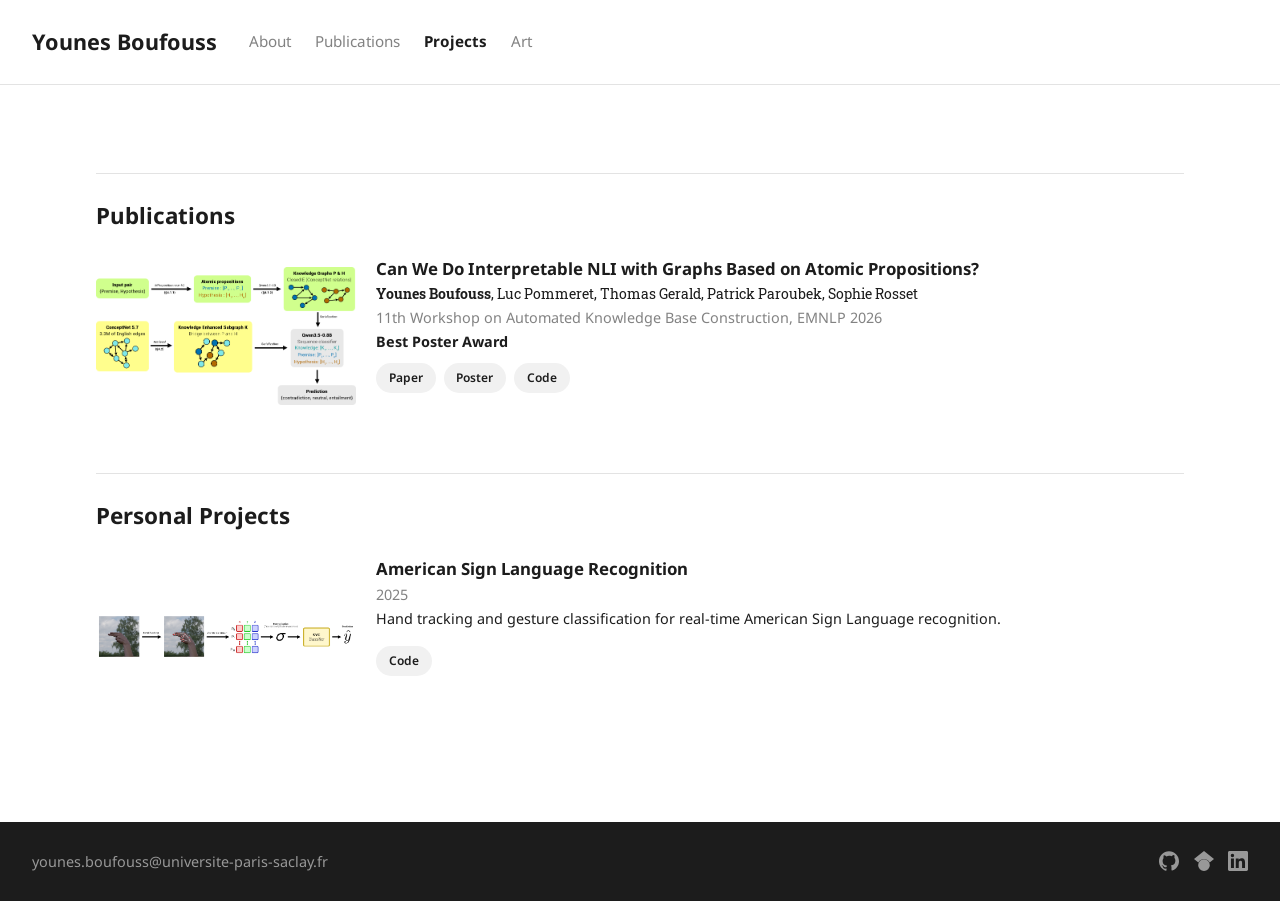
<file: index.html>
<!DOCTYPE html>
<html lang="en">
<head>
<meta charset="utf-8">
<meta name="viewport" content="width=device-width, initial-scale=1">
<title>Younes Boufouss</title>
<link rel="preconnect" href="https://fonts.gstatic.com" crossorigin>
<link rel="stylesheet" href="https://fonts.googleapis.com/css?family=Google+Sans|Noto+Sans|Roboto+Slab:400,700">
<link rel="stylesheet" href="style.css">
</head>
<body>

<header class="site-bar">
  <span class="site-name">Younes Boufouss</span>

  <nav>
    <a href="#about" data-spy="about">About</a>
    <a href="#publications" data-spy="publications">Publications</a>
    <a href="#projects" data-spy="projects">Projects</a>
    <span class="has-sub">
      <a href="art/3d/">Art</a>
      <span class="sub">
        <a href="art/3d/">3D</a>
        <a href="art/posters/">Posters</a>
      </span>
    </span>
  </nav>
</header>

<div class="page">

  <main>

    <section id="about">
      <!--
      <p>
        About P1
      </p>

      <p>
        About P2
      </p>

      <p>
        <a href="data/CV-Younes-Boufouss.pdf" target="_blank" rel="noopener">Full CV</a>
      </p>
    -->
    </section>

    <section id="publications">
      <h2 class="section-title">Publications</h2>

      <div class="entry">
        <img class="entry-teaser" src="img/figures/akbc-emnlp.png" alt="">
        <div class="entry-body">
          <span class="title">Can We Do Interpretable NLI with Graphs Based on Atomic Propositions?</span>
          <span class="authors"><strong>Younes Boufouss</strong>, <a href="https://lucpommeret.com/" target="_blank" rel="noopener">Luc Pommeret</a>, <a href="https://scholar.google.com/citations?user=5j3t6WYAAAAJ" target="_blank" rel="noopener">Thomas Gerald</a>, <a href="https://perso.lisn.upsaclay.fr/pap/" target="_blank" rel="noopener">Patrick Paroubek</a>, <a href="https://www.lisn.upsaclay.fr/membres/rosset-sophie/" target="_blank" rel="noopener">Sophie Rosset</a></span>
          <span class="venue">11th Workshop on Automated Knowledge Base Construction, EMNLP 2026 <br><strong class="award">Best Poster Award</strong></span>
          <span class="links">
            <a href="https://aclanthology.org/2026.akbc-1.17/" target="_blank" rel="noopener">Paper</a>
            <a href="data/poster_akbc_emnlp.pdf" target="_blank" rel="noopener">Poster</a>
            <a href="https://github.com/l-pommeret/graph-nli" target="_blank" rel="noopener">Code</a>
          </span>
        </div>
      </div>

      <!--
      <div class="entry">
        <div class="entry-teaser"></div>
        <div class="entry-body">
          <span class="title">Natural Language Inference using Enhanced Knowledge Graphs for Multi-Hop Reasoning</span>
          <span class="authors"><strong>Younes Boufouss</strong>, <a href="https://lucpommeret.com/" target="_blank" rel="noopener">Luc Pommeret</a></span>
          <span class="venue"> JDSE 2026</span>
          <span class="links">
            <a href="#">Paper</a>
            <a href="#">Poster</a>
          </span>
        </div>
      </div>
    -->
    </section>

    <section id="projects">
      <h2 class="section-title">Personal Projects</h2>

      <div class="entry">
        <img class="entry-teaser" src="img/figures/asl-ml.png" alt="">
        <div class="entry-body">
          <span class="title">American Sign Language Recognition</span>
          <span class="meta">2025</span>
          <p class="small">
            Hand tracking and gesture classification for real-time American Sign Language recognition.
          </p>
          <span class="links">
            <a href="https://github.com/Younes2E/asl-machine-learning" target="_blank" rel="noopener">Code</a>
          </span>
        </div>
      </div>

      <!--
      <div class="entry">
        <div class="entry-teaser"></div>
        <div class="entry-body">
          <span class="title">Project name</span>
          <span class="meta">2026</span>
          <p class="small">Short description.</p>
          <span class="links">
            <a href="#">code</a>
          </span>
        </div>
      </div>

      <div class="entry">
        <div class="entry-teaser"></div>
        <div class="entry-body">
          <span class="title">Project name</span>
          <span class="meta">2025</span>
          <p class="small">Short description.</p>
          <span class="links">
            <a href="#">code</a>
            <a href="#">demo</a>
          </span>
        </div>
      </div>

      <div class="entry">
        <div class="entry-teaser"></div>
        <div class="entry-body">
          <span class="title">Project name</span>
          <span class="meta">2025</span>
          <p class="small">Short description.</p>
          <span class="links">
            <a href="#">code</a>
          </span>
        </div>
      </div>

      -->

    </section>

  </main>

</div>

<footer class="site-footer">
  <a class="footer-mail" href="mailto:younes.boufouss@universite-paris-saclay.fr">younes.boufouss@universite-paris-saclay.fr</a>
  <div class="social">
    <a class="gh" href="https://github.com/Younes2E" target="_blank" rel="noopener" aria-label="GitHub" title="GitHub">
      <svg viewBox="0 0 24 24" aria-hidden="true"><path d="M12 .297c-6.63 0-12 5.373-12 12 0 5.303 3.438 9.8 8.205 11.385.6.113.82-.258.82-.577 0-.285-.01-1.04-.015-2.04-3.338.724-4.042-1.61-4.042-1.61C4.422 18.07 3.633 17.7 3.633 17.7c-1.087-.744.084-.729.084-.729 1.205.084 1.838 1.236 1.838 1.236 1.07 1.835 2.809 1.305 3.495.998.108-.776.417-1.305.76-1.605-2.665-.305-5.467-1.334-5.467-5.931 0-1.311.469-2.381 1.236-3.221-.124-.303-.535-1.524.117-3.176 0 0 1.008-.322 3.301 1.23A11.509 11.509 0 0112 5.803c1.02.005 2.047.138 3.006.404 2.291-1.552 3.297-1.23 3.297-1.23.653 1.653.242 2.874.118 3.176.77.84 1.235 1.911 1.235 3.221 0 4.609-2.807 5.624-5.479 5.921.43.372.823 1.102.823 2.222 0 1.606-.014 2.898-.014 3.293 0 .322.216.694.825.576C20.565 22.092 24 17.592 24 12.297c0-6.627-5.373-12-12-12"/></svg>
    </a>
    <a class="sc" href="https://scholar.google.com/citations?user=4t0ER_cAAAAJ" target="_blank" rel="noopener" aria-label="Google Scholar" title="Google Scholar">
      <svg viewBox="0 0 24 24" aria-hidden="true"><path d="M5.242 13.769L0 9.5 12 0l12 9.5-5.242 4.269C17.548 11.249 14.978 9.5 12 9.5c-2.977 0-5.548 1.748-6.758 4.269zM12 10a7 7 0 1 0 0 14 7 7 0 0 0 0-14z"/></svg>
    </a>
    <a class="li" href="https://www.linkedin.com/in/younes-boufouss" target="_blank" rel="noopener" aria-label="LinkedIn" title="LinkedIn">
      <svg viewBox="0 0 24 24" aria-hidden="true"><path d="M20.447 20.452h-3.554v-5.569c0-1.328-.027-3.037-1.852-3.037-1.853 0-2.136 1.445-2.136 2.939v5.667H9.351V9h3.414v1.561h.046c.477-.9 1.637-1.85 3.37-1.85 3.601 0 4.267 2.37 4.267 5.455v6.286zM5.337 7.433a2.062 2.062 0 01-2.063-2.065 2.064 2.064 0 112.063 2.065zm1.782 13.019H3.555V9h3.564v11.452zM22.225 0H1.771C.792 0 0 .774 0 1.729v20.542C0 23.227.792 24 1.771 24h20.451C23.2 24 24 23.227 24 22.271V1.729C24 .774 23.2 0 22.225 0z"/></svg>
    </a>
  </div>
</footer>

<script src="site.js"></script>
</body>
</html>
</file>
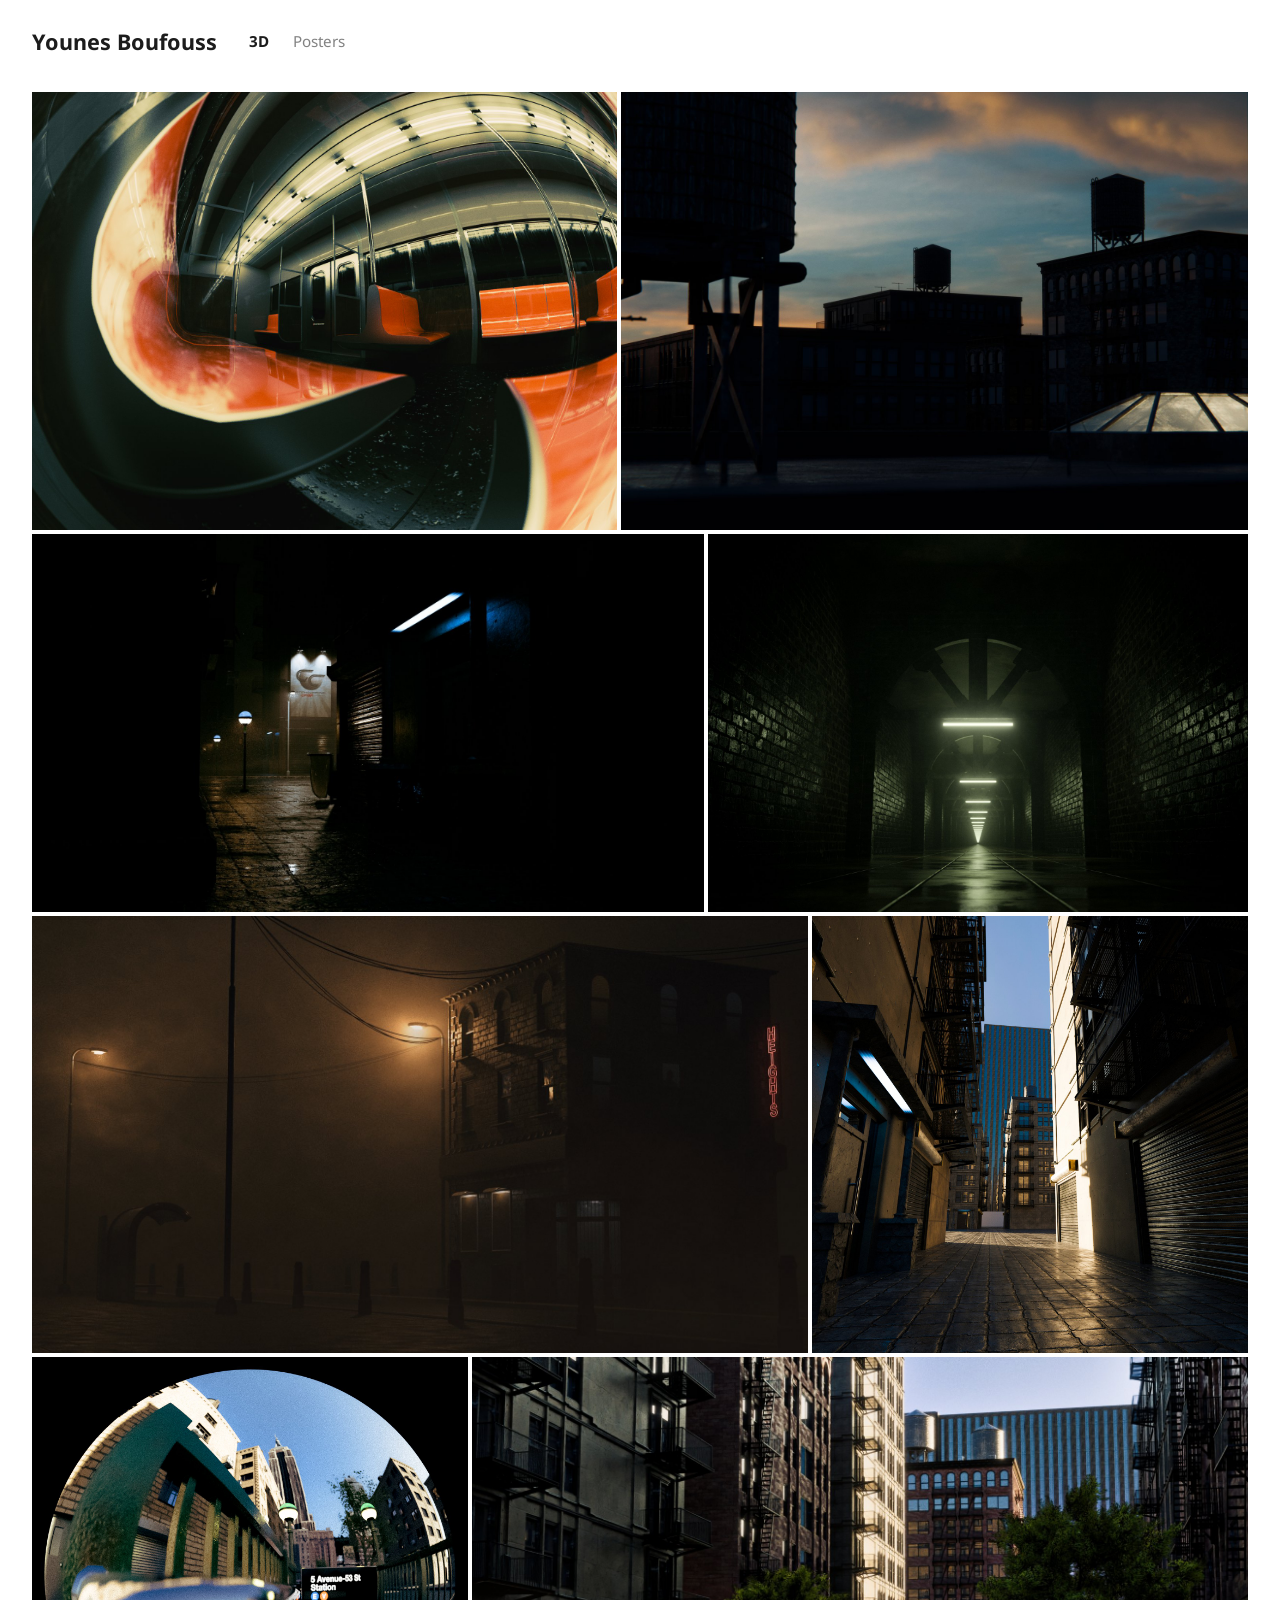
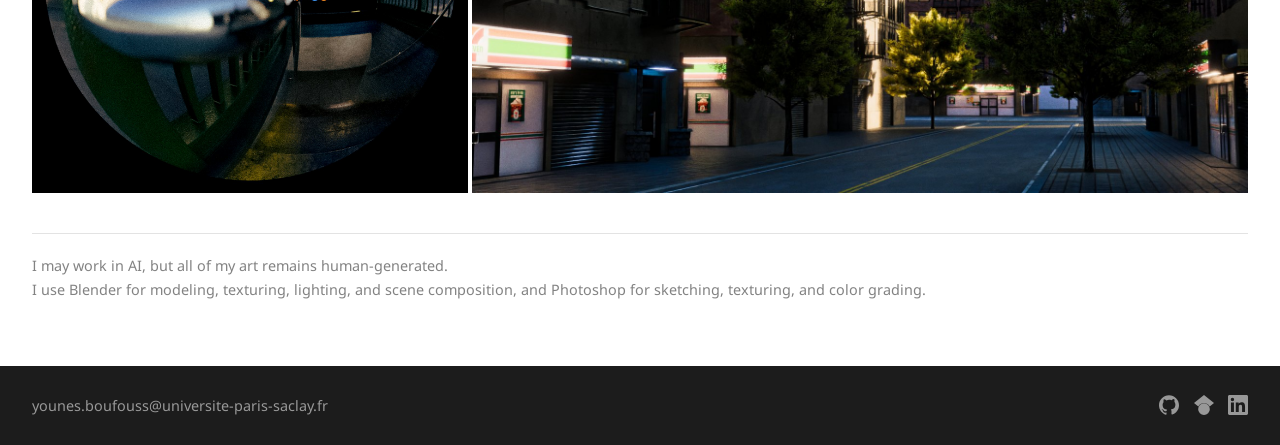
<file: art/3d/index.html>
<!DOCTYPE html>
<html lang="en">
<head>
<meta charset="utf-8">
<meta name="viewport" content="width=device-width, initial-scale=1">
<title>3D · Younes Boufouss</title>
<link rel="preconnect" href="https://fonts.gstatic.com" crossorigin>
<link rel="stylesheet" href="https://fonts.googleapis.com/css?family=Google+Sans|Noto+Sans|Roboto+Slab:400,700">
<link rel="stylesheet" href="../../style.css">
</head>
<body>

<header class="gallery-header">
  <a class="site-name" href="../../">Younes Boufouss</a>
  <nav>
    <a href="../3d/" class="active">3D</a>
    <a href="../posters/">Posters</a>
  </nav>
</header>

<main class="gallery-page">

  <div class="gallery">
    <a class="tile" href="../../img/3d/2.png"><img src="../../img/3d/preview/2.jpg" alt="" width="2048" height="1536" loading="lazy"></a>
    <a class="tile" href="../../img/3d/1.jpg"><img src="../../img/3d/preview/1.jpg" alt="" width="4096" height="2867" loading="lazy"></a>
    <br>
    <a class="tile" href="../../img/3d/3.png"><img src="../../img/3d/preview/3.jpg" alt="" width="1920" height="1080" loading="lazy"></a>
    <a class="tile" href="../../img/3d/5.png"><img src="../../img/3d/preview/5.jpg" alt="" width="4096" height="2867" loading="lazy"></a>
    <br>
    <a class="tile" href="../../img/3d/4.png"><img src="../../img/3d/preview/4.jpg" alt="" width="1920" height="1080" loading="lazy"></a>
    <a class="tile" href="../../img/3d/6.jpg"><img src="../../img/3d/preview/6.jpg" alt="" width="2048" height="2048" loading="lazy"></a>
    <br>
    <a class="tile" href="../../img/3d/8.png"><img src="../../img/3d/preview/8.jpg" alt="" width="2048" height="2048" loading="lazy"></a>
    <a class="tile" href="../../img/3d/7.png"><img src="../../img/3d/preview/7.jpg" alt="" width="1920" height="1080" loading="lazy"></a>
  </div>

  <div class="gallery-note">
    <p>
      I may work in AI, but all of my art remains human-generated.
      <br>
      I use Blender for modeling, texturing, lighting, and scene composition, and Photoshop for sketching, texturing, and color grading.
    </p>
  </div>

</main>

<footer class="site-footer">
  <a class="footer-mail" href="mailto:younes.boufouss@universite-paris-saclay.fr">younes.boufouss@universite-paris-saclay.fr</a>
  <div class="social">
    <a class="gh" href="https://github.com/Younes2E" target="_blank" rel="noopener" aria-label="GitHub" title="GitHub">
      <svg viewBox="0 0 24 24" aria-hidden="true"><path d="M12 .297c-6.63 0-12 5.373-12 12 0 5.303 3.438 9.8 8.205 11.385.6.113.82-.258.82-.577 0-.285-.01-1.04-.015-2.04-3.338.724-4.042-1.61-4.042-1.61C4.422 18.07 3.633 17.7 3.633 17.7c-1.087-.744.084-.729.084-.729 1.205.084 1.838 1.236 1.838 1.236 1.07 1.835 2.809 1.305 3.495.998.108-.776.417-1.305.76-1.605-2.665-.305-5.467-1.334-5.467-5.931 0-1.311.469-2.381 1.236-3.221-.124-.303-.535-1.524.117-3.176 0 0 1.008-.322 3.301 1.23A11.509 11.509 0 0112 5.803c1.02.005 2.047.138 3.006.404 2.291-1.552 3.297-1.23 3.297-1.23.653 1.653.242 2.874.118 3.176.77.84 1.235 1.911 1.235 3.221 0 4.609-2.807 5.624-5.479 5.921.43.372.823 1.102.823 2.222 0 1.606-.014 2.898-.014 3.293 0 .322.216.694.825.576C20.565 22.092 24 17.592 24 12.297c0-6.627-5.373-12-12-12"/></svg>
    </a>
    <a class="sc" href="https://scholar.google.com/citations?user=4t0ER_cAAAAJ" target="_blank" rel="noopener" aria-label="Google Scholar" title="Google Scholar">
      <svg viewBox="0 0 24 24" aria-hidden="true"><path d="M5.242 13.769L0 9.5 12 0l12 9.5-5.242 4.269C17.548 11.249 14.978 9.5 12 9.5c-2.977 0-5.548 1.748-6.758 4.269zM12 10a7 7 0 1 0 0 14 7 7 0 0 0 0-14z"/></svg>
    </a>
    <a class="li" href="https://www.linkedin.com/in/younes-boufouss" target="_blank" rel="noopener" aria-label="LinkedIn" title="LinkedIn">
      <svg viewBox="0 0 24 24" aria-hidden="true"><path d="M20.447 20.452h-3.554v-5.569c0-1.328-.027-3.037-1.852-3.037-1.853 0-2.136 1.445-2.136 2.939v5.667H9.351V9h3.414v1.561h.046c.477-.9 1.637-1.85 3.37-1.85 3.601 0 4.267 2.37 4.267 5.455v6.286zM5.337 7.433a2.062 2.062 0 01-2.063-2.065 2.064 2.064 0 112.063 2.065zm1.782 13.019H3.555V9h3.564v11.452zM22.225 0H1.771C.792 0 0 .774 0 1.729v20.542C0 23.227.792 24 1.771 24h20.451C23.2 24 24 23.227 24 22.271V1.729C24 .774 23.2 0 22.225 0z"/></svg>
    </a>
  </div>
</footer>

<script src="../../site.js"></script>
</body>
</html>
</file>
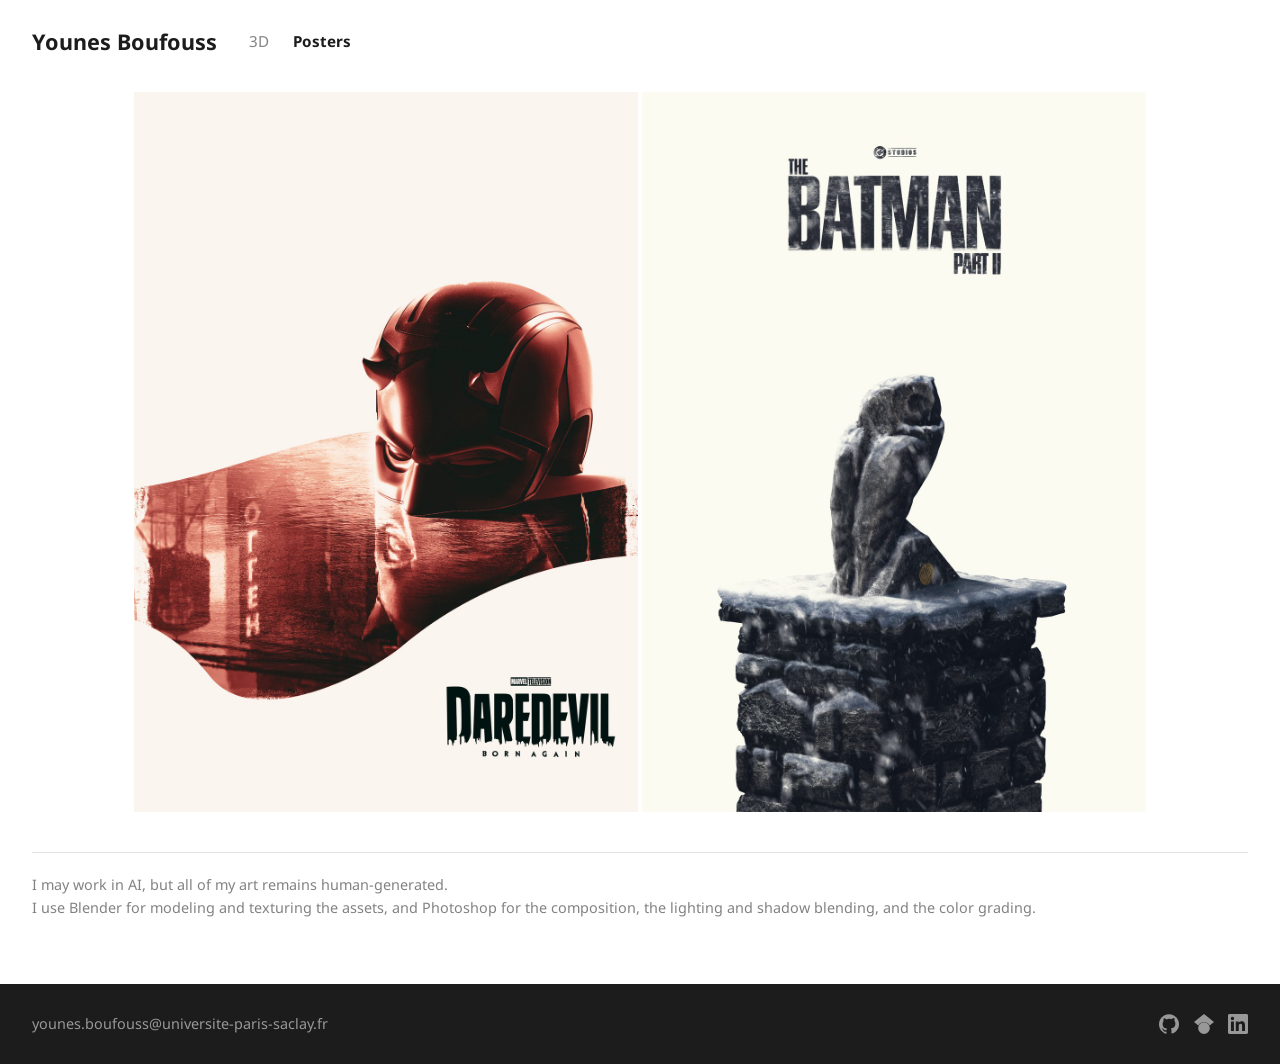
<file: art/posters/index.html>
<!DOCTYPE html>
<html lang="en">
<head>
<meta charset="utf-8">
<meta name="viewport" content="width=device-width, initial-scale=1">
<title>Posters · Younes Boufouss</title>
<link rel="preconnect" href="https://fonts.gstatic.com" crossorigin>
<link rel="stylesheet" href="https://fonts.googleapis.com/css?family=Google+Sans|Noto+Sans|Roboto+Slab:400,700">
<link rel="stylesheet" href="../../style.css">
</head>
<body>

<header class="gallery-header">
  <a class="site-name" href="../../">Younes Boufouss</a>
  <nav>
    <a href="../3d/">3D</a>
    <a href="../posters/" class="active">Posters</a>
  </nav>
</header>

<main class="gallery-page">

  <div class="gallery gallery--tall">
    <a class="tile" href="../../img/posters/1.png"><img src="../../img/posters/preview/1.jpg" alt="" width="1750" height="2500" loading="lazy"></a>
    <a class="tile" href="../../img/posters/2.png"><img src="../../img/posters/preview/2.jpg" alt="" width="1750" height="2500" loading="lazy"></a>
  </div>


  <div class="gallery-note">
    <p>
      I may work in AI, but all of my art remains human-generated.
      <br>
      I use Blender for modeling and texturing the assets, and Photoshop for the composition, the lighting and shadow blending, and the color grading.
    </p>
  </div>

</main>

<footer class="site-footer">
  <a class="footer-mail" href="mailto:younes.boufouss@universite-paris-saclay.fr">younes.boufouss@universite-paris-saclay.fr</a>
  <div class="social">
    <a class="gh" href="https://github.com/Younes2E" target="_blank" rel="noopener" aria-label="GitHub" title="GitHub">
      <svg viewBox="0 0 24 24" aria-hidden="true"><path d="M12 .297c-6.63 0-12 5.373-12 12 0 5.303 3.438 9.8 8.205 11.385.6.113.82-.258.82-.577 0-.285-.01-1.04-.015-2.04-3.338.724-4.042-1.61-4.042-1.61C4.422 18.07 3.633 17.7 3.633 17.7c-1.087-.744.084-.729.084-.729 1.205.084 1.838 1.236 1.838 1.236 1.07 1.835 2.809 1.305 3.495.998.108-.776.417-1.305.76-1.605-2.665-.305-5.467-1.334-5.467-5.931 0-1.311.469-2.381 1.236-3.221-.124-.303-.535-1.524.117-3.176 0 0 1.008-.322 3.301 1.23A11.509 11.509 0 0112 5.803c1.02.005 2.047.138 3.006.404 2.291-1.552 3.297-1.23 3.297-1.23.653 1.653.242 2.874.118 3.176.77.84 1.235 1.911 1.235 3.221 0 4.609-2.807 5.624-5.479 5.921.43.372.823 1.102.823 2.222 0 1.606-.014 2.898-.014 3.293 0 .322.216.694.825.576C20.565 22.092 24 17.592 24 12.297c0-6.627-5.373-12-12-12"/></svg>
    </a>
    <a class="sc" href="https://scholar.google.com/citations?user=4t0ER_cAAAAJ" target="_blank" rel="noopener" aria-label="Google Scholar" title="Google Scholar">
      <svg viewBox="0 0 24 24" aria-hidden="true"><path d="M5.242 13.769L0 9.5 12 0l12 9.5-5.242 4.269C17.548 11.249 14.978 9.5 12 9.5c-2.977 0-5.548 1.748-6.758 4.269zM12 10a7 7 0 1 0 0 14 7 7 0 0 0 0-14z"/></svg>
    </a>
    <a class="li" href="https://www.linkedin.com/in/younes-boufouss" target="_blank" rel="noopener" aria-label="LinkedIn" title="LinkedIn">
      <svg viewBox="0 0 24 24" aria-hidden="true"><path d="M20.447 20.452h-3.554v-5.569c0-1.328-.027-3.037-1.852-3.037-1.853 0-2.136 1.445-2.136 2.939v5.667H9.351V9h3.414v1.561h.046c.477-.9 1.637-1.85 3.37-1.85 3.601 0 4.267 2.37 4.267 5.455v6.286zM5.337 7.433a2.062 2.062 0 01-2.063-2.065 2.064 2.064 0 112.063 2.065zm1.782 13.019H3.555V9h3.564v11.452zM22.225 0H1.771C.792 0 0 .774 0 1.729v20.542C0 23.227.792 24 1.771 24h20.451C23.2 24 24 23.227 24 22.271V1.729C24 .774 23.2 0 22.225 0z"/></svg>
    </a>
  </div>
</footer>

<script src="../../site.js"></script>
</body>
</html>
</file>
<file: style.css>
:root {
  --light: #ffffff;
  --dark: #1c1c1c;
  --bg: var(--light);
  --text: var(--dark);
  --link: #3273dc;
  --body-font: "Noto Sans", system-ui, -apple-system, "Segoe UI", sans-serif;
  --display: "Google Sans", "Noto Sans", system-ui, -apple-system, "Segoe UI", sans-serif;
  --serif: "Roboto Slab", Georgia, "Times New Roman", serif;
  --name-size: 1.35rem;
  --pad: 2rem;
  --pad-top: 1.5rem;
  --prose: 72rem;
  --measure: 54rem;
}

html {
  color-scheme: light;
  scroll-behavior: smooth;
}

.site-footer {
  --bg: var(--dark);
  --text: var(--light);
}

:root,
.site-footer {
  --muted: color-mix(in srgb, var(--text) 55%, transparent);
  --line: color-mix(in srgb, var(--text) 12%, transparent);
  --fill: color-mix(in srgb, var(--text) 6%, transparent);
  --fill-hover: color-mix(in srgb, var(--text) 12%, transparent);
}

* {
  box-sizing: border-box;
}

body {
  margin: 0;
  min-height: 100vh;
  display: flex;
  flex-direction: column;
  background: var(--bg);
  color: var(--text);
  font-family: var(--body-font);
  font-size: 16px;
  line-height: 1.65;
  overflow-wrap: break-word;
}

a {
  color: var(--link);
  text-decoration: none;
}

a:hover {
  color: var(--text);
  text-decoration: underline;
}

img {
  max-width: 100%;
  height: auto;
}

.site-bar {
  position: sticky;
  top: 0;
  z-index: 20;
  background: var(--bg);
  display: flex;
  align-items: center;
  flex-wrap: wrap;
  gap: 2rem;
  padding: var(--pad-top) var(--pad);
  border-bottom: 1px solid var(--line);
  margin-bottom: 2rem;
}

.site-name,
.viewer-name {
  font-family: var(--display);
  font-size: var(--name-size);
  font-weight: 700;
  white-space: nowrap;
}

.site-name,
.site-name:hover {
  color: var(--text);
  text-decoration: none;
}

.site-bar nav,
.gallery-header nav {
  display: flex;
  flex-wrap: wrap;
  gap: 1.5rem;
  font-family: var(--display);
  font-size: .95rem;
}

.site-bar nav a,
.gallery-header nav a {
  color: var(--muted);
  transition: color .15s;
}

.site-bar nav a:hover,
.gallery-header nav a:hover {
  color: var(--text);
  text-decoration: none;
}

.site-bar nav a.active,
.gallery-header nav a.active {
  color: var(--text);
  font-weight: 700;
}

.has-sub {
  position: relative;
  display: flex;
  align-items: baseline;
}

.has-sub > a {
  position: relative;
  z-index: 1;
  background: var(--bg);
  padding-right: .9rem;
}

.sub {
  position: absolute;
  left: 100%;
  top: 0;
  bottom: 0;
  display: flex;
  align-items: center;
  gap: .75rem;
  font-size: .85rem;
  white-space: nowrap;
  opacity: 0;
  transform: translateX(-1.5rem);
  pointer-events: none;
  transition: opacity .25s ease, transform .25s ease;
}

.has-sub:hover .sub,
.has-sub:focus-within .sub {
  opacity: 1;
  transform: translateX(0);
  pointer-events: auto;
}

.sub a {
  color: var(--muted);
}

.sub a:hover {
  color: var(--text);
}

.page {
  width: 100%;
  max-width: var(--prose);
  margin: 0 auto;
  padding: 0 var(--pad) 5rem;
}

section[id] {
  scroll-margin-top: 5.5rem;
}

p {
  max-width: var(--measure);
  margin: 0 0 1rem;
}

.small {
  font-size: .9rem;
}

.section-title {
  margin: 3.5rem 0 1.25rem;
  padding-top: 1.5rem;
  border-top: 1px solid var(--line);
  font-family: var(--display);
  font-size: 1.4rem;
  font-weight: 700;
}

.entry {
  display: flex;
  align-items: flex-start;
  gap: 1.25rem;
  margin-bottom: 1.5rem;
}

.entry-teaser {
  flex: 0 0 auto;
  width: 260px;
  aspect-ratio: 16 / 10;
  object-fit: contain;
}

img.entry-teaser {
  cursor: zoom-in;
}

div.entry-teaser {
  background: var(--fill) url("data:image/svg+xml,%3Csvg xmlns='http://www.w3.org/2000/svg' viewBox='0 0 32 20' fill='%23c4c4c4'%3E%3Cpath d='M4 15l6-6 4 4 6-7 8 9z'/%3E%3Ccircle cx='11' cy='7' r='2'/%3E%3C/svg%3E") center / 45% no-repeat;
}

.entry-body {
  flex: 1 1 auto;
  min-width: 0;
  font-size: .9rem;
}

.entry .title,
.entry .authors,
.entry .venue,
.entry .meta {
  display: block;
}

.entry .title {
  font-family: var(--display);
  font-size: 1.05rem;
  font-weight: 700;
}

.entry .authors {
  font-family: var(--serif);
}

.entry .authors a {
  color: inherit;
  text-decoration: none;
}

.entry .authors a:hover {
  color: var(--link);
  text-decoration: underline;
}

.entry .venue,
.entry .meta {
  color: var(--muted);
}

.entry .award {
  color: var(--text);
}

.entry .links {
  display: flex;
  flex-wrap: wrap;
  gap: .5rem;
  margin-top: .6rem;
}

.entry .links a {
  padding: .3rem .8rem;
  border-radius: 999px;
  background: var(--fill);
  color: var(--text);
  font-size: .75rem;
  font-weight: 600;
  transition: background .15s;
}

.entry .links a:hover {
  background: var(--fill-hover);
  text-decoration: none;
}

.gallery-header {
  display: flex;
  align-items: center;
  gap: 2rem;
  padding: var(--pad-top) var(--pad) 0;
}

.gallery-page {
  padding: var(--pad) var(--pad) 4rem;
}

.gallery {
  --gap: 4px;
  --across: 2.5;
  display: flex;
  flex-direction: column;
  gap: var(--gap);
}

.gallery--tall {
  --across: 4;
}

.gallery-row {
  display: flex;
  gap: var(--gap);
}

.gallery br {
  display: none;
}

.tile {
  position: relative;
  display: block;
  overflow: hidden;
  background: var(--fill);
}

.gallery-row .tile {
  flex-shrink: 1;
  flex-basis: 0;
  min-width: 0;
}

.gallery:not(.is-justified) .tile {
  width: 100%;
  aspect-ratio: 16 / 9;
}

.tile img {
  display: block;
  width: 100%;
  height: 100%;
  object-fit: cover;
}

.tile::after {
  content: attr(data-title);
  position: absolute;
  inset: 0;
  display: flex;
  align-items: center;
  justify-content: center;
  padding: 1rem;
  text-align: center;
  font-family: var(--display);
  font-size: 1rem;
  font-weight: 700;
  color: var(--light);
  background: color-mix(in srgb, var(--dark) 45%, transparent);
  opacity: 0;
  transition: opacity .25s ease;
}

.tile:hover::after,
.tile:focus-visible::after {
  opacity: 1;
}

.gallery-note {
  margin-top: 2.5rem;
  padding-top: 1.25rem;
  border-top: 1px solid var(--line);
}

.gallery-note p {
  max-width: none;
  margin: 0;
  font-size: .9rem;
  color: var(--muted);
}

.viewer {
  position: fixed;
  inset: 0;
  z-index: 1000;
  display: none;
  background: var(--dark);
}

.viewer.open {
  display: block;
}

.viewer-bar {
  position: absolute;
  top: 0;
  left: 0;
  right: 0;
  z-index: 2;
  display: flex;
  align-items: center;
  gap: 1rem;
  padding: var(--pad-top) var(--pad) 0;
  mix-blend-mode: difference;
  pointer-events: none;
}

.viewer-name {
  color: var(--light);
}

.viewer-close {
  margin-left: auto;
  padding: 0;
  background: none;
  border: none;
  color: var(--light);
  font-size: 1.4rem;
  line-height: 1;
  cursor: pointer;
  opacity: .8;
  transition: opacity .15s;
  pointer-events: auto;
}

.viewer-close:hover {
  opacity: 1;
}

.viewer-stage {
  position: absolute;
  inset: 0;
  display: flex;
  align-items: center;
  justify-content: center;
  padding: calc(var(--pad-top) + var(--name-size) * 1.65 + .75rem) 3.5rem 1.5rem;
  overflow: hidden;
}

.viewer-stage.zoomed {
  cursor: grab;
}

.viewer-stage.dragging {
  cursor: grabbing;
}

.viewer-stage img {
  max-width: 100%;
  max-height: 100%;
  object-fit: contain;
  opacity: 0;
  transition: opacity .5s ease;
  user-select: none;
}

.viewer-stage img.figure {
  background: var(--light);
  padding: 1.5rem;
}

.viewer-stage img.pixelated {
  image-rendering: pixelated;
}

.viewer-stage img.ready {
  opacity: 1;
}

.viewer-prev,
.viewer-next {
  position: absolute;
  top: 50%;
  z-index: 1;
  transform: translateY(-50%);
  background: none;
  border: none;
  padding: 1rem .75rem;
  font-size: 2.5rem;
  line-height: 1;
  color: var(--light);
  cursor: pointer;
  opacity: .8;
  mix-blend-mode: difference;
  transition: opacity .15s;
}

.viewer-prev {
  left: 0;
}

.viewer-next {
  right: 0;
}

.viewer-prev:hover,
.viewer-next:hover {
  opacity: 1;
}

.site-footer {
  margin-top: auto;
  display: flex;
  flex-wrap: wrap;
  align-items: center;
  justify-content: space-between;
  gap: 1rem 2rem;
  padding: 1.75rem var(--pad);
  background: var(--bg);
  color: var(--text);
  font-family: var(--display);
  font-size: .9rem;
}

.footer-mail {
  color: var(--muted);
}

.footer-mail:hover {
  color: var(--text);
}

.social {
  display: flex;
  gap: .9rem;
}

.social a {
  display: inline-flex;
  color: var(--muted);
  transition: color .15s, transform .15s;
}

.social a:hover {
  transform: translateY(-2px);
}

.social svg {
  display: block;
  width: 20px;
  height: 20px;
  fill: currentColor;
}

.social .gh:hover { color: var(--text); }
.social .sc:hover { color: #4285f4; }
.social .li:hover { color: #0a66c2; }

@media (max-width: 560px) {
  :root {
    --pad: 1.25rem;
  }

  .site-bar {
    gap: 1rem;
  }

  .site-bar nav,
  .gallery-header nav {
    gap: 1rem;
    font-size: .85rem;
  }

  .section-title {
    font-size: 1.25rem;
  }

  .entry {
    flex-direction: column;
  }

  .entry-teaser {
    width: 100%;
    max-width: 300px;
  }
}

@media (hover: none), (max-width: 560px) {
  .sub {
    display: none;
  }
}

@media (hover: none) {
  .tile::after {
    display: none;
  }
}
</file>
